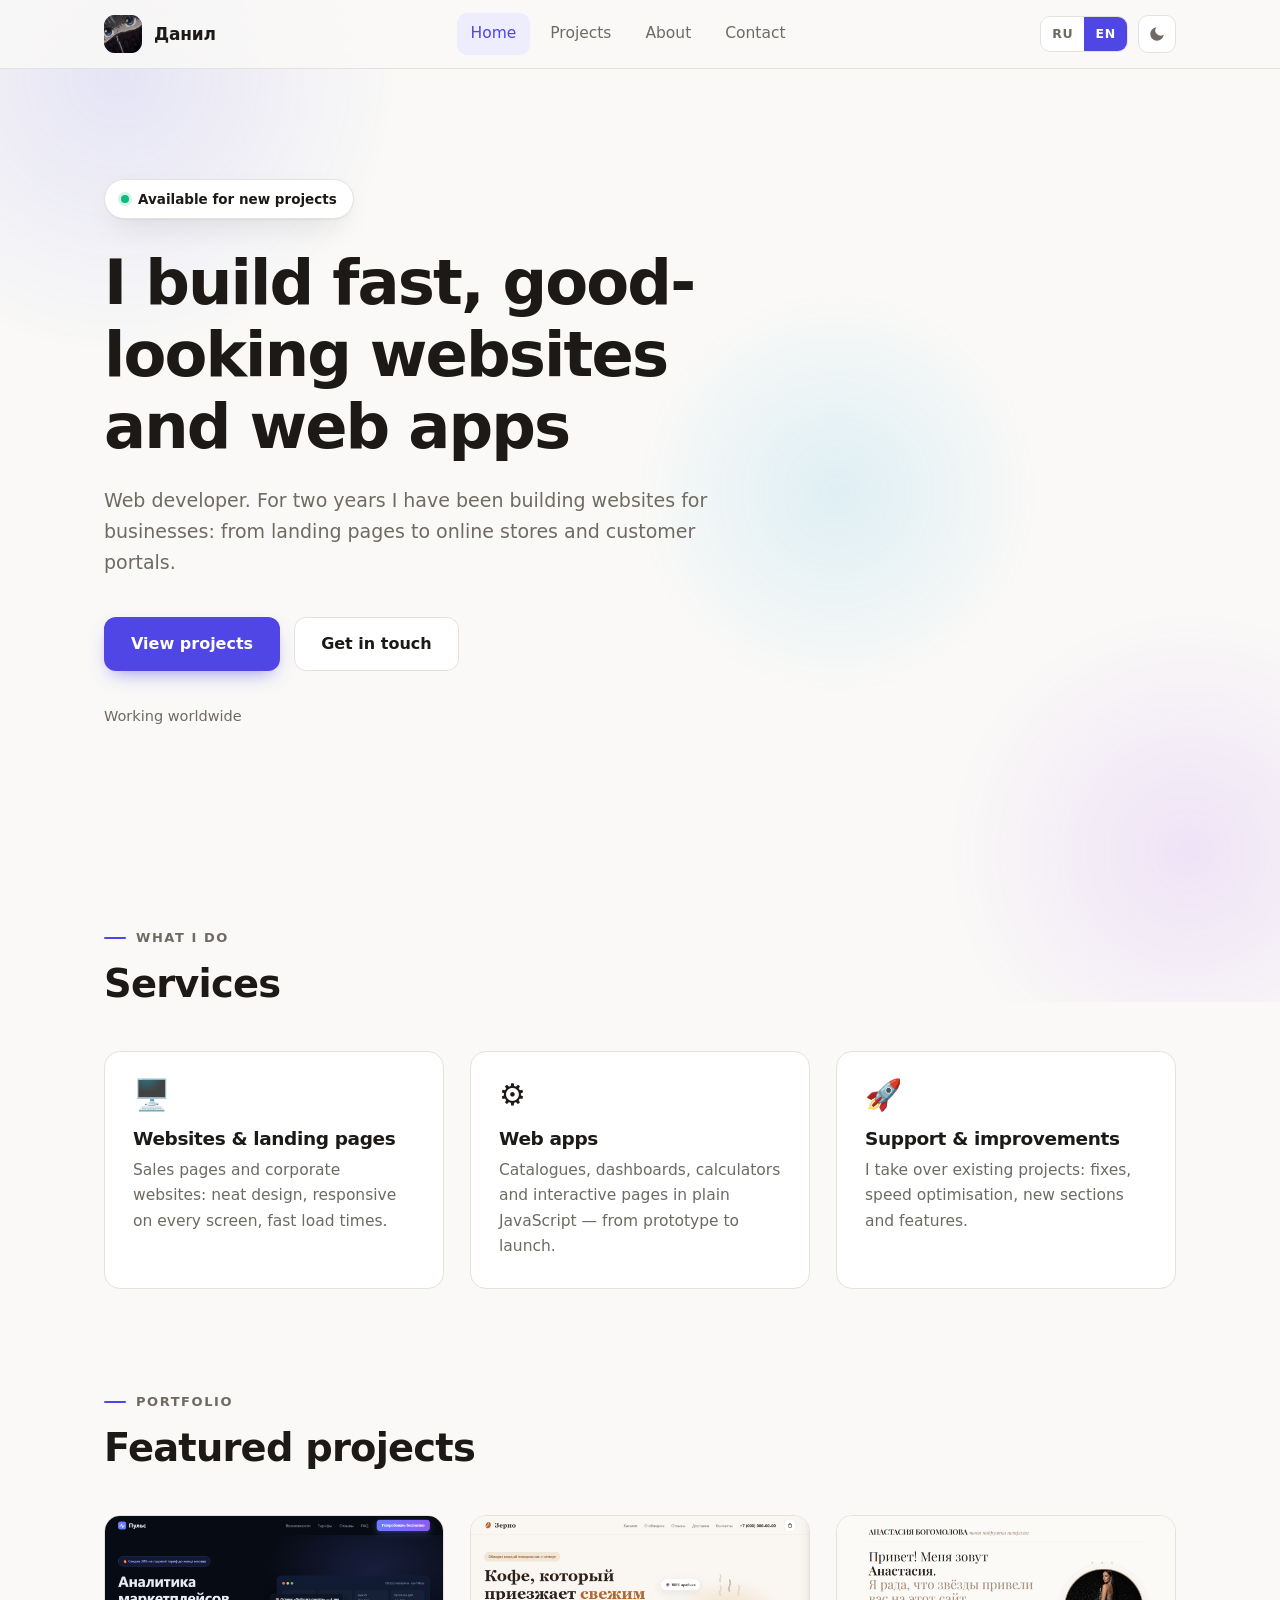
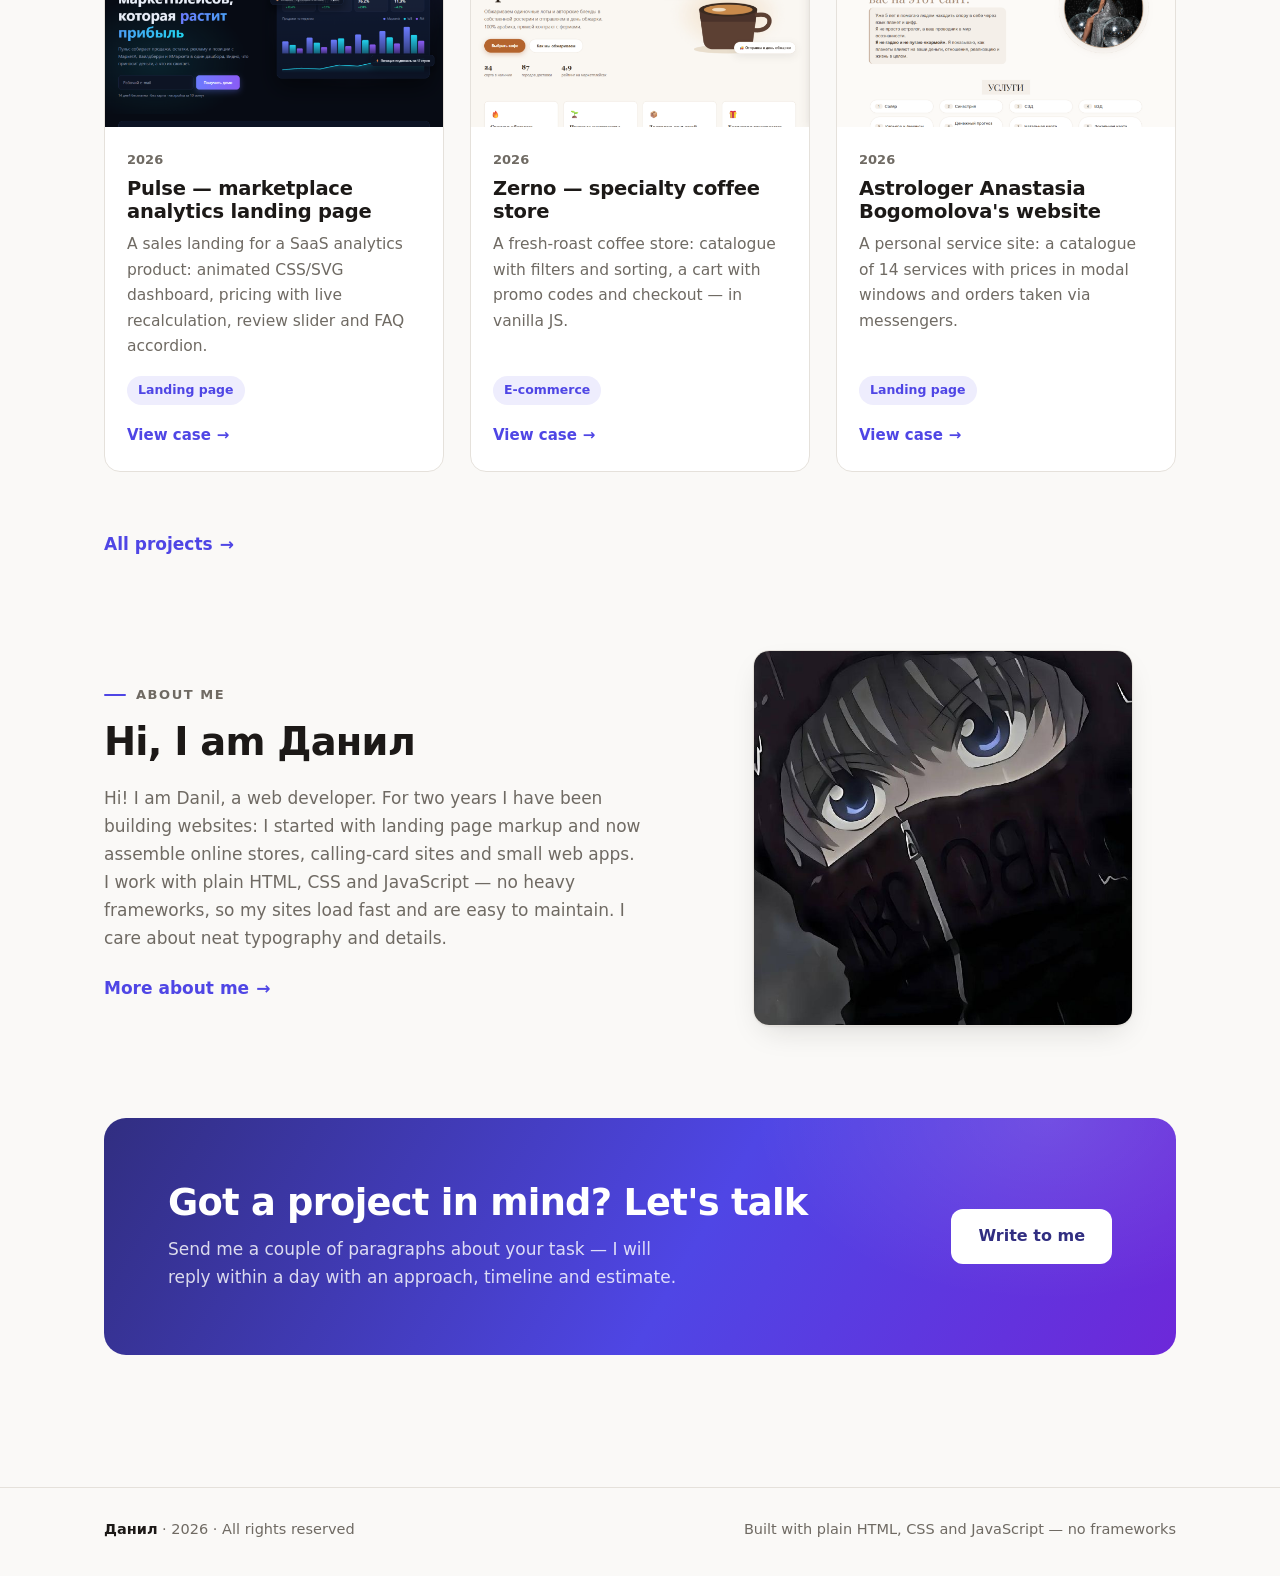
<file: index.html>
<!doctype html>
<html lang="ru" data-root=".">
<head>
  <meta charset="utf-8">
  <meta name="viewport" content="width=device-width, initial-scale=1">
  <title>Данил — веб-разработчик</title>
  <meta name="description" content="Портфолио веб-разработчика: сайты, интернет-магазины и веб-приложения. Проекты, кейсы, контакты.">
  <meta name="theme-color" content="#4f46e5">
  <script>(function(){var t=null;try{t=localStorage.getItem('theme')}catch(e){}if(t!=='dark'&&t!=='light'){t=window.matchMedia&&matchMedia('(prefers-color-scheme: dark)').matches?'dark':'light'}document.documentElement.setAttribute('data-theme',t)})();</script>
  <link rel="icon" type="image/svg+xml" href="assets/img/favicon.svg">
  <link rel="stylesheet" href="assets/css/style.css">
</head>
<body data-page="home">
  <a class="skip" href="#main">К содержанию</a>

  <header class="site-header">
    <div class="container header-inner">
      <a class="logo" href="index.html">
        <span class="logo-mark" aria-hidden="true"><img src="assets/img/logo.jpg" alt="" width="38" height="38"></span>
        <span data-tr="name">Данил</span>
      </a>
      <nav class="nav" id="nav" aria-label="Основная навигация">
        <a href="index.html" class="active" data-i18n="nav_home">Главная</a>
        <a href="projects/index.html" data-i18n="nav_projects">Проекты</a>
        <a href="about.html" data-i18n="nav_about">Обо мне</a>
        <a href="contact.html" data-i18n="nav_contact">Контакты</a>
      </nav>
      <div class="header-actions">
        <div class="lang" role="group" aria-label="Язык сайта">
          <button type="button" data-lang="ru">RU</button>
          <button type="button" data-lang="en">EN</button>
        </div>
        <button type="button" class="theme-toggle" id="theme-toggle" aria-label="Сменить тему">
          <svg class="icon-moon" viewBox="0 0 24 24" aria-hidden="true"><path d="M21 12.8A9 9 0 1 1 11.2 3a7 7 0 0 0 9.8 9.8Z" fill="currentColor"/></svg>
          <svg class="icon-sun" viewBox="0 0 24 24" aria-hidden="true" fill="none" stroke="currentColor" stroke-width="2" stroke-linecap="round"><circle cx="12" cy="12" r="4" fill="currentColor" stroke="none"/><path d="M12 2v2M12 20v2M4.9 4.9l1.4 1.4M17.7 17.7l1.4 1.4M2 12h2M20 12h2M4.9 19.1l1.4-1.4M17.7 6.3l1.4-1.4"/></svg>
        </button>
        <button class="nav-toggle" id="nav-toggle" aria-expanded="false" aria-controls="nav" aria-label="Меню">
          <span></span><span></span>
        </button>
      </div>
    </div>
  </header>

  <main id="main">

    <section class="hero">
      <div class="container">
        <div class="hero-inner">
          <p class="badge"><span class="dot" aria-hidden="true"></span><span data-tr="available">Открыт для заказов</span></p>
          <h1 class="hero-title" data-tr="tagline">Делаю сайты и веб-приложения, которые быстро грузятся и приятно выглядят</h1>
          <p class="hero-sub" data-tr="bio_short">Веб-разработчик. Два года делаю сайты для бизнеса.</p>
          <div class="hero-actions">
            <a class="btn btn-primary" href="projects/index.html" data-i18n="hero_cta_projects">Смотреть проекты</a>
            <a class="btn btn-ghost" href="contact.html" data-i18n="hero_cta_contact">Связаться</a>
          </div>
          <p class="hero-meta" data-tr="location">Работаю по всему миру</p>
        </div>
      </div>
    </section>

    <section class="section">
      <div class="container">
        <div class="section-head">
          <p class="kicker" data-i18n="home_services_kicker">Чем я занимаюсь</p>
          <h2 data-i18n="home_services_title">Что я делаю</h2>
        </div>
        <div class="grid-services" id="services-grid"></div>
      </div>
    </section>

    <section class="section">
      <div class="container">
        <div class="section-head">
          <p class="kicker" data-i18n="home_featured_kicker">Портфолио</p>
          <h2 data-i18n="home_featured_title">Избранные проекты</h2>
        </div>
        <div class="grid-cards" id="featured-grid"></div>
        <p style="margin-top: 36px;">
          <a class="text-link" href="projects/index.html"><span data-i18n="home_featured_all">Все проекты</span> <span aria-hidden="true">→</span></a>
        </p>
      </div>
    </section>

    <section class="section">
      <div class="container about-strip">
        <div>
          <div class="section-head">
            <p class="kicker" data-i18n="home_about_kicker">Обо мне</p>
            <h2 data-i18n="home_about_title">Привет, я {name}</h2>
          </div>
          <div id="home-about-text"></div>
          <a class="text-link" href="about.html"><span data-i18n="home_about_more">Подробнее обо мне</span> <span aria-hidden="true">→</span></a>
        </div>
        <div class="photo-frame" id="photo-box-home">
          <img src="assets/img/logo.jpg" alt="Данил" loading="lazy">
        </div>
      </div>
    </section>

    <section class="section">
      <div class="container">
        <div class="cta-band">
          <div>
            <h2 data-i18n="cta_title">Есть задача? Обсудим её</h2>
            <p data-i18n="cta_text">Расскажите пару абзацев о проекте — отвечу в течение дня.</p>
          </div>
          <a class="btn btn-white" href="contact.html" data-i18n="cta_button">Написать мне</a>
        </div>
      </div>
    </section>

  </main>

  <footer class="site-footer">
    <div class="container">
      <div><span class="footer-name" data-tr="name">Данил</span> · <span id="footer-year">2026</span> · <span data-i18n="footer_rights">Все права защищены</span></div>
      <div data-i18n="footer_note">Сделано на чистом HTML, CSS и JavaScript — без фреймворков</div>
    </div>
  </footer>

  <script src="assets/js/data.js"></script>
  <script src="assets/js/main.js"></script>
</body>
</html>
</file>
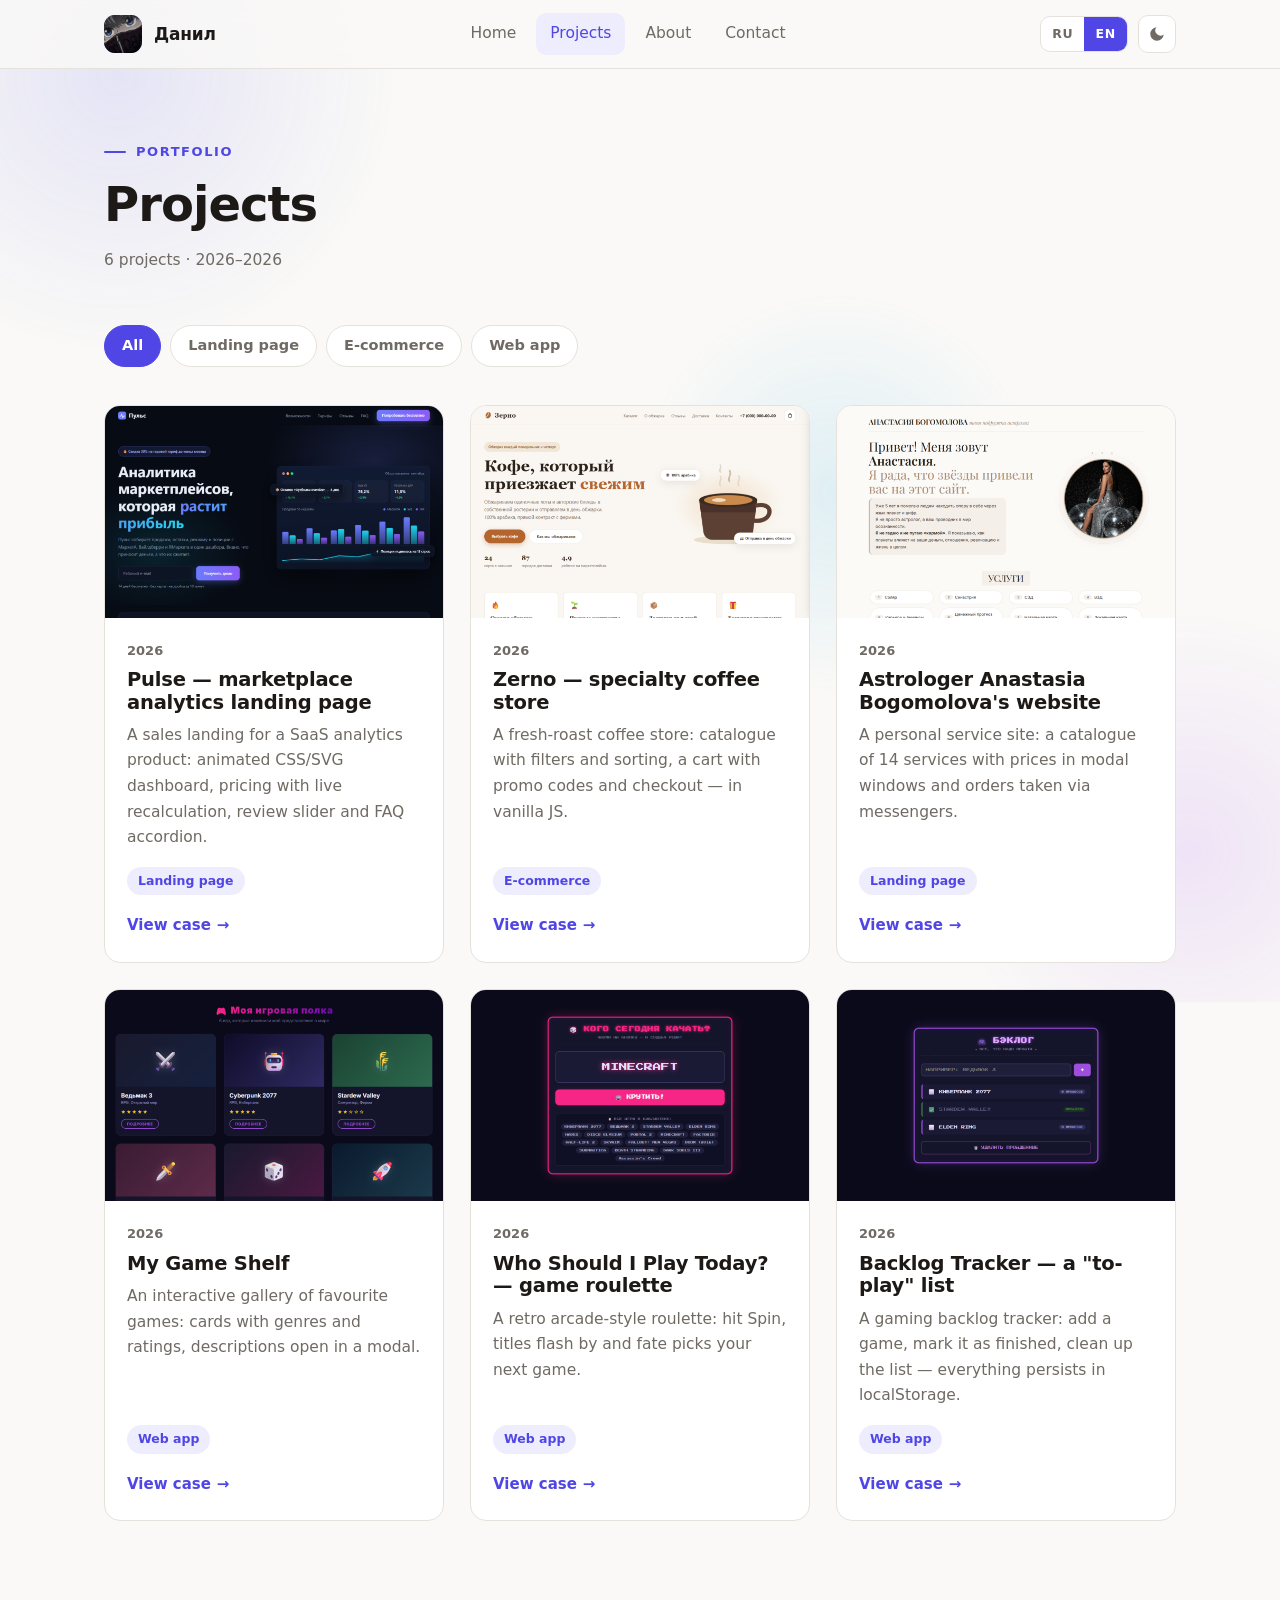
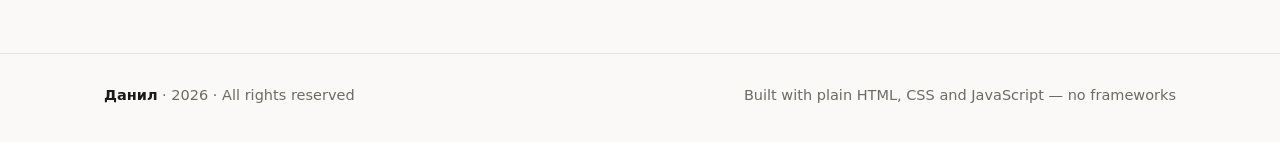
<file: projects/index.html>
<!doctype html>
<html lang="ru" data-root="..">
<head>
  <meta charset="utf-8">
  <meta name="viewport" content="width=device-width, initial-scale=1">
  <title>Проекты — Данил, веб-разработчик</title>
  <meta name="description" content="Все проекты: сайты, интернет-магазины и веб-приложения. Кейсы с задачей, решением и результатом.">
  <meta name="theme-color" content="#4f46e5">
  <script>(function(){var t=null;try{t=localStorage.getItem('theme')}catch(e){}if(t!=='dark'&&t!=='light'){t=window.matchMedia&&matchMedia('(prefers-color-scheme: dark)').matches?'dark':'light'}document.documentElement.setAttribute('data-theme',t)})();</script>
  <link rel="icon" type="image/svg+xml" href="../assets/img/favicon.svg">
  <link rel="stylesheet" href="../assets/css/style.css">
</head>
<body data-page="projects">
  <a class="skip" href="#main">К содержанию</a>

  <header class="site-header">
    <div class="container header-inner">
      <a class="logo" href="../index.html">
        <span class="logo-mark" aria-hidden="true"><img src="../assets/img/logo.jpg" alt="" width="38" height="38"></span>
        <span data-tr="name">Данил</span>
      </a>
      <nav class="nav" id="nav" aria-label="Основная навигация">
        <a href="../index.html" data-i18n="nav_home">Главная</a>
        <a href="index.html" class="active" data-i18n="nav_projects">Проекты</a>
        <a href="../about.html" data-i18n="nav_about">Обо мне</a>
        <a href="../contact.html" data-i18n="nav_contact">Контакты</a>
      </nav>
      <div class="header-actions">
        <div class="lang" role="group" aria-label="Язык сайта">
          <button type="button" data-lang="ru">RU</button>
          <button type="button" data-lang="en">EN</button>
        </div>
        <button type="button" class="theme-toggle" id="theme-toggle" aria-label="Сменить тему">
          <svg class="icon-moon" viewBox="0 0 24 24" aria-hidden="true"><path d="M21 12.8A9 9 0 1 1 11.2 3a7 7 0 0 0 9.8 9.8Z" fill="currentColor"/></svg>
          <svg class="icon-sun" viewBox="0 0 24 24" aria-hidden="true" fill="none" stroke="currentColor" stroke-width="2" stroke-linecap="round"><circle cx="12" cy="12" r="4" fill="currentColor" stroke="none"/><path d="M12 2v2M12 20v2M4.9 4.9l1.4 1.4M17.7 17.7l1.4 1.4M2 12h2M20 12h2M4.9 19.1l1.4-1.4M17.7 6.3l1.4-1.4"/></svg>
        </button>
        <button class="nav-toggle" id="nav-toggle" aria-expanded="false" aria-controls="nav" aria-label="Меню">
          <span></span><span></span>
        </button>
      </div>
    </div>
  </header>

  <main id="main">
    <section class="detail-head">
      <div class="container">
        <p class="kicker" data-i18n="home_featured_kicker">Портфолио</p>
        <h1 class="detail-title" data-i18n="projects_title">Проекты</h1>
        <p class="detail-meta" id="projects-count"></p>
      </div>
    </section>

    <section class="section" style="padding-top: 12px;">
      <div class="container">
        <div class="filters" id="filter-chips"></div>
        <div class="grid-cards" id="projects-grid"></div>
      </div>
    </section>
  </main>

  <footer class="site-footer">
    <div class="container">
      <div><span class="footer-name" data-tr="name">Данил</span> · <span id="footer-year">2026</span> · <span data-i18n="footer_rights">Все права защищены</span></div>
      <div data-i18n="footer_note">Сделано на чистом HTML, CSS и JavaScript — без фреймворков</div>
    </div>
  </footer>

  <script src="../assets/js/data.js"></script>
  <script src="../assets/js/main.js"></script>
</body>
</html>
</file>
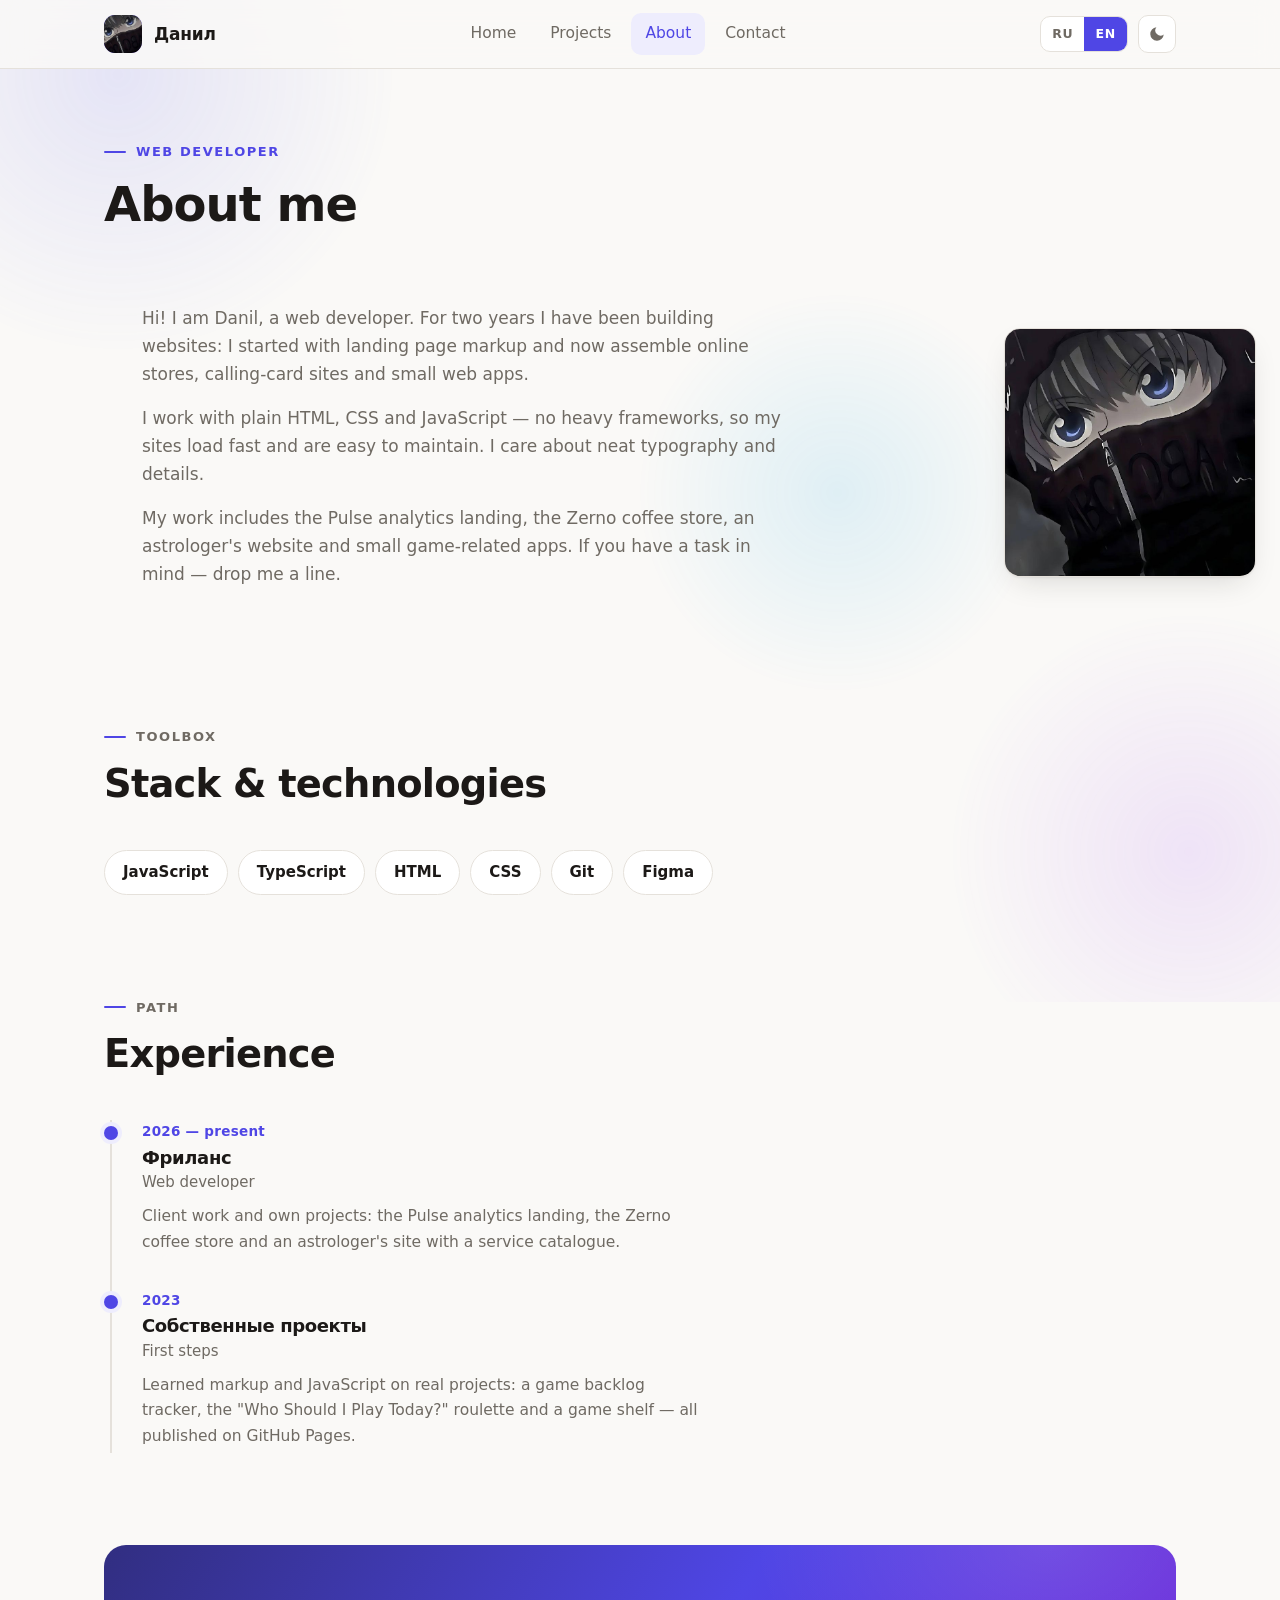
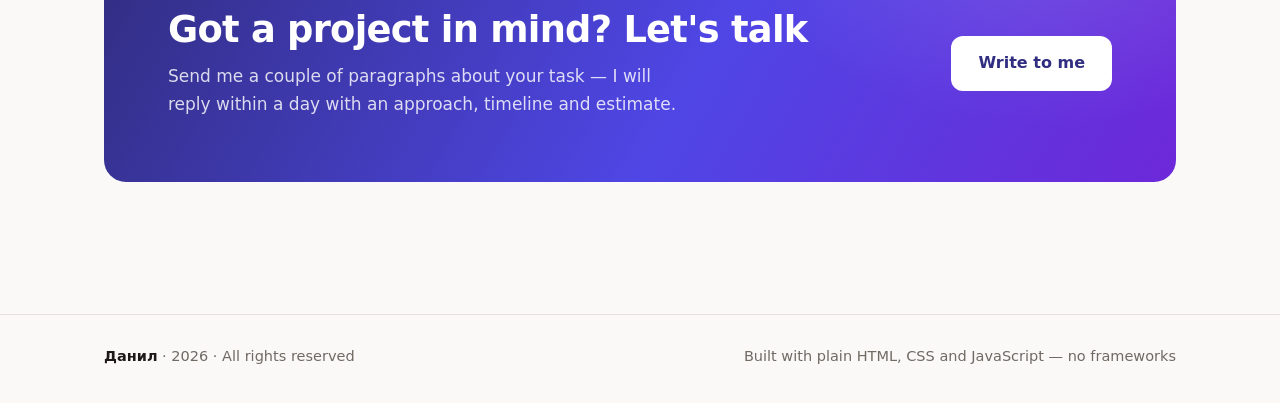
<file: about.html>
<!doctype html>
<html lang="ru" data-root=".">
<head>
  <meta charset="utf-8">
  <meta name="viewport" content="width=device-width, initial-scale=1">
  <title>Обо мне — Данил, веб-разработчик</title>
  <meta name="description" content="Веб-разработчик: опыт, стек технологий и путь в профессии.">
  <meta name="theme-color" content="#4f46e5">
  <script>(function(){var t=null;try{t=localStorage.getItem('theme')}catch(e){}if(t!=='dark'&&t!=='light'){t=window.matchMedia&&matchMedia('(prefers-color-scheme: dark)').matches?'dark':'light'}document.documentElement.setAttribute('data-theme',t)})();</script>
  <link rel="icon" type="image/svg+xml" href="assets/img/favicon.svg">
  <link rel="stylesheet" href="assets/css/style.css">
</head>
<body data-page="about">
  <a class="skip" href="#main">К содержанию</a>

  <header class="site-header">
    <div class="container header-inner">
      <a class="logo" href="index.html">
        <span class="logo-mark" aria-hidden="true"><img src="assets/img/logo.jpg" alt="" width="38" height="38"></span>
        <span data-tr="name">Данил</span>
      </a>
      <nav class="nav" id="nav" aria-label="Основная навигация">
        <a href="index.html" data-i18n="nav_home">Главная</a>
        <a href="projects/index.html" data-i18n="nav_projects">Проекты</a>
        <a href="about.html" class="active" data-i18n="nav_about">Обо мне</a>
        <a href="contact.html" data-i18n="nav_contact">Контакты</a>
      </nav>
      <div class="header-actions">
        <div class="lang" role="group" aria-label="Язык сайта">
          <button type="button" data-lang="ru">RU</button>
          <button type="button" data-lang="en">EN</button>
        </div>
        <button type="button" class="theme-toggle" id="theme-toggle" aria-label="Сменить тему">
          <svg class="icon-moon" viewBox="0 0 24 24" aria-hidden="true"><path d="M21 12.8A9 9 0 1 1 11.2 3a7 7 0 0 0 9.8 9.8Z" fill="currentColor"/></svg>
          <svg class="icon-sun" viewBox="0 0 24 24" aria-hidden="true" fill="none" stroke="currentColor" stroke-width="2" stroke-linecap="round"><circle cx="12" cy="12" r="4" fill="currentColor" stroke="none"/><path d="M12 2v2M12 20v2M4.9 4.9l1.4 1.4M17.7 17.7l1.4 1.4M2 12h2M20 12h2M4.9 19.1l1.4-1.4M17.7 6.3l1.4-1.4"/></svg>
        </button>
        <button class="nav-toggle" id="nav-toggle" aria-expanded="false" aria-controls="nav" aria-label="Меню">
          <span></span><span></span>
        </button>
      </div>
    </div>
  </header>

  <main id="main">
    <section class="detail-head" style="padding-bottom: 0;">
      <div class="container">
        <p class="kicker" data-tr="role">Веб-разработчик</p>
        <h1 class="detail-title" data-i18n="about_title">Обо мне</h1>
      </div>
    </section>

    <section class="about-hero">
      <div class="container bio" id="about-bio"></div>
      <div class="container" style="padding-top: 24px;">
        <div class="photo-frame" id="photo-box">
          <img src="assets/img/logo.jpg" alt="Данил" loading="lazy">
        </div>
        <a class="btn btn-ghost" id="resume-link" href="#" target="_blank" rel="noopener" hidden
           style="margin-top: 18px;" data-i18n="about_resume">Скачать резюме</a>
      </div>
    </section>

    <section class="section">
      <div class="container">
        <div class="section-head">
          <p class="kicker" data-i18n="about_skills_kicker">Инструменты</p>
          <h2 data-i18n="about_skills_title">Стек и технологии</h2>
        </div>
        <div class="skills-list" id="skills-list"></div>
      </div>
    </section>

    <section class="section">
      <div class="container">
        <div class="section-head">
          <p class="kicker" data-i18n="about_exp_kicker">Путь</p>
          <h2 data-i18n="about_exp_title">Опыт работы</h2>
        </div>
        <div class="timeline" id="exp-list"></div>
      </div>
    </section>

    <section class="section">
      <div class="container">
        <div class="cta-band">
          <div>
            <h2 data-i18n="cta_title">Есть задача? Обсудим её</h2>
            <p data-i18n="cta_text">Расскажите пару абзацев о проекте — отвечу в течение дня.</p>
          </div>
          <a class="btn btn-white" href="contact.html" data-i18n="cta_button">Написать мне</a>
        </div>
      </div>
    </section>
  </main>

  <footer class="site-footer">
    <div class="container">
      <div><span class="footer-name" data-tr="name">Данил</span> · <span id="footer-year">2026</span> · <span data-i18n="footer_rights">Все права защищены</span></div>
      <div data-i18n="footer_note">Сделано на чистом HTML, CSS и JavaScript — без фреймворков</div>
    </div>
  </footer>

  <script src="assets/js/data.js"></script>
  <script src="assets/js/main.js"></script>
</body>
</html>
</file>
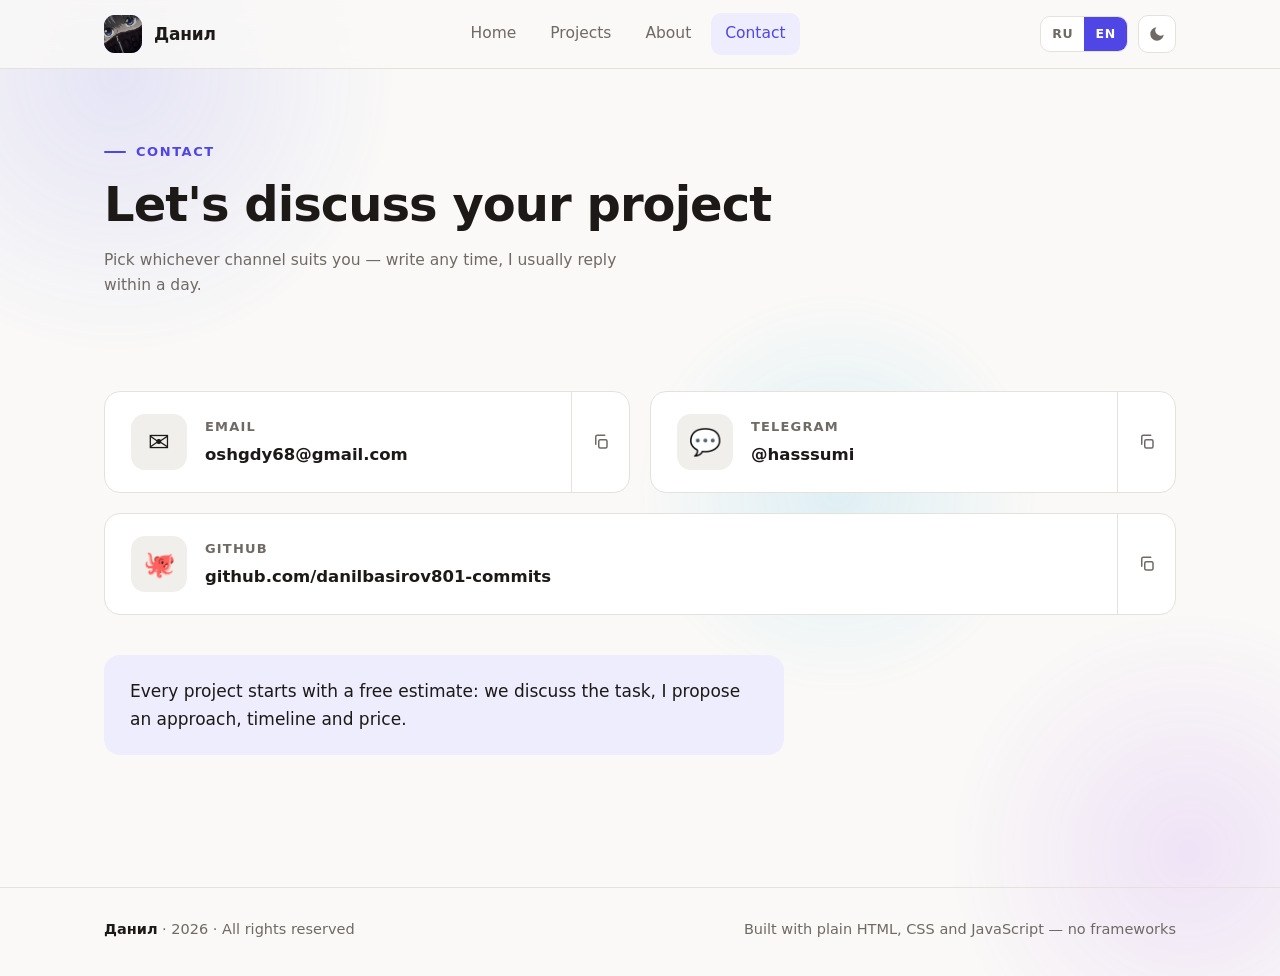
<file: contact.html>
<!doctype html>
<html lang="ru" data-root=".">
<head>
  <meta charset="utf-8">
  <meta name="viewport" content="width=device-width, initial-scale=1">
  <title>Контакты — Данил, веб-разработчик</title>
  <meta name="description" content="Связаться с веб-разработчиком: почта, Telegram, мессенджеры.">
  <meta name="theme-color" content="#4f46e5">
  <script>(function(){var t=null;try{t=localStorage.getItem('theme')}catch(e){}if(t!=='dark'&&t!=='light'){t=window.matchMedia&&matchMedia('(prefers-color-scheme: dark)').matches?'dark':'light'}document.documentElement.setAttribute('data-theme',t)})();</script>
  <link rel="icon" type="image/svg+xml" href="assets/img/favicon.svg">
  <link rel="stylesheet" href="assets/css/style.css">
</head>
<body data-page="contact">
  <a class="skip" href="#main">К содержанию</a>

  <header class="site-header">
    <div class="container header-inner">
      <a class="logo" href="index.html">
        <span class="logo-mark" aria-hidden="true"><img src="assets/img/logo.jpg" alt="" width="38" height="38"></span>
        <span data-tr="name">Данил</span>
      </a>
      <nav class="nav" id="nav" aria-label="Основная навигация">
        <a href="index.html" data-i18n="nav_home">Главная</a>
        <a href="projects/index.html" data-i18n="nav_projects">Проекты</a>
        <a href="about.html" data-i18n="nav_about">Обо мне</a>
        <a href="contact.html" class="active" data-i18n="nav_contact">Контакты</a>
      </nav>
      <div class="header-actions">
        <div class="lang" role="group" aria-label="Язык сайта">
          <button type="button" data-lang="ru">RU</button>
          <button type="button" data-lang="en">EN</button>
        </div>
        <button type="button" class="theme-toggle" id="theme-toggle" aria-label="Сменить тему">
          <svg class="icon-moon" viewBox="0 0 24 24" aria-hidden="true"><path d="M21 12.8A9 9 0 1 1 11.2 3a7 7 0 0 0 9.8 9.8Z" fill="currentColor"/></svg>
          <svg class="icon-sun" viewBox="0 0 24 24" aria-hidden="true" fill="none" stroke="currentColor" stroke-width="2" stroke-linecap="round"><circle cx="12" cy="12" r="4" fill="currentColor" stroke="none"/><path d="M12 2v2M12 20v2M4.9 4.9l1.4 1.4M17.7 17.7l1.4 1.4M2 12h2M20 12h2M4.9 19.1l1.4-1.4M17.7 6.3l1.4-1.4"/></svg>
        </button>
        <button class="nav-toggle" id="nav-toggle" aria-expanded="false" aria-controls="nav" aria-label="Меню">
          <span></span><span></span>
        </button>
      </div>
    </div>
  </header>

  <main id="main">
    <section class="detail-head" style="padding-bottom: 0;">
      <div class="container">
        <p class="kicker" data-i18n="nav_contact">Контакты</p>
        <h1 class="detail-title" data-i18n="contact_title">Давайте обсудим ваш проект</h1>
        <p class="detail-meta" style="max-width: 560px;" data-i18n="contact_subtitle">Выберите удобный способ связи.</p>
      </div>
    </section>

    <section class="section" style="padding-top: 48px;">
      <div class="container">
        <div class="contact-list" id="contact-list"></div>
        <p class="contact-note" data-i18n="contact_note">Перед стартом всегда делаю бесплатную оценку.</p>
      </div>
    </section>
  </main>

  <footer class="site-footer">
    <div class="container">
      <div><span class="footer-name" data-tr="name">Данил</span> · <span id="footer-year">2026</span> · <span data-i18n="footer_rights">Все права защищены</span></div>
      <div data-i18n="footer_note">Сделано на чистом HTML, CSS и JavaScript — без фреймворков</div>
    </div>
  </footer>

  <script src="assets/js/data.js"></script>
  <script src="assets/js/main.js"></script>
</body>
</html>
</file>
<file: assets/css/style.css>
:root {
  --bg: #faf9f7;
  --surface: #ffffff;
  --surface-2: #f1efec;
  --text: #1c1917;
  --muted: #6f6a63;
  --line: #e5e1db;
  --accent: #4f46e5;
  --accent-strong: #4338ca;
  --accent-soft: #eeedfd;
  --amber: #d97706;
  --shadow: 0 1px 2px rgba(28, 25, 23, .05), 0 12px 32px -12px rgba(28, 25, 23, .18);
  --radius: 16px;
  --header-h: 68px;
  --blob1: 99, 102, 241;
  --blob2: 168, 85, 247;
  --blob3: 14, 165, 233;
  --blob-op: .16;
}

/* Тёмная тема: системная (пока пользователь не выбрал вручную) */
@media (prefers-color-scheme: dark) {
  :root:not([data-theme="light"]) {
    --bg: #0e0d0f;
    --surface: #17161a;
    --surface-2: #201f24;
    --text: #eceae7;
    --muted: #9b968e;
    --line: #2a292e;
    --accent: #818cf8;
    --accent-strong: #a5b0fc;
    --accent-soft: #23233b;
    --amber: #fbbf24;
    --shadow: 0 1px 2px rgba(0, 0, 0, .4), 0 12px 32px -12px rgba(0, 0, 0, .6);
    --blob-op: .26;
  }
}

/* Тёмная тема: выбранная вручную кнопкой в шапке */
:root[data-theme="dark"] {
  --bg: #0e0d0f;
  --surface: #17161a;
  --surface-2: #201f24;
  --text: #eceae7;
  --muted: #9b968e;
  --line: #2a292e;
  --accent: #818cf8;
  --accent-strong: #a5b0fc;
  --accent-soft: #23233b;
  --amber: #fbbf24;
  --shadow: 0 1px 2px rgba(0, 0, 0, .4), 0 12px 32px -12px rgba(0, 0, 0, .6);
  --blob-op: .26;
}

/* --- База ------------------------------------------------------------------ */

* { margin: 0; padding: 0; box-sizing: border-box; }

[hidden] { display: none !important; }

html { scroll-behavior: smooth; }

body {
  font-family: ui-sans-serif, system-ui, -apple-system, "Segoe UI", Roboto, "Helvetica Neue", Arial, sans-serif;
  background: var(--bg);
  color: var(--text);
  line-height: 1.65;
  font-size: 17px;
  -webkit-font-smoothing: antialiased;
  text-rendering: optimizeLegibility;
}

img { display: block; max-width: 100%; }

a { color: inherit; }

::selection { background: var(--accent); color: #fff; }

:focus-visible {
  outline: 2px solid var(--accent);
  outline-offset: 3px;
  border-radius: 4px;
}

.container {
  max-width: 1120px;
  margin: 0 auto;
  padding: 0 24px;
}

.skip {
  position: absolute;
  left: -999px;
  top: 8px;
  background: var(--accent);
  color: #fff;
  padding: 10px 16px;
  border-radius: 8px;
  z-index: 100;
}
.skip:focus { left: 8px; }

/* --- Типографика ------------------------------------------------------------ */

h1, h2, h3 { line-height: 1.15; letter-spacing: -0.02em; font-weight: 700; }

.kicker {
  display: inline-flex;
  align-items: center;
  gap: 10px;
  font-size: 13px;
  font-weight: 700;
  text-transform: uppercase;
  letter-spacing: 0.12em;
  color: var(--accent);
  margin-bottom: 14px;
}
.kicker::before {
  content: "";
  width: 22px;
  height: 2px;
  background: var(--accent);
  border-radius: 2px;
}

.section { padding: 92px 0; }
.section + .section { padding-top: 0; }

.section-head { max-width: 640px; margin-bottom: 44px; }
.section-head h2 { font-size: clamp(1.7rem, 3.4vw, 2.4rem); }
.section-head p { color: var(--muted); margin-top: 10px; }

/* --- Шапка ------------------------------------------------------------------ */

.site-header {
  position: sticky;
  top: 0;
  z-index: 50;
  background: color-mix(in srgb, var(--bg) 82%, transparent);
  -webkit-backdrop-filter: blur(12px);
  backdrop-filter: blur(12px);
  border-bottom: 1px solid var(--line);
}

.header-inner {
  height: var(--header-h);
  display: flex;
  align-items: center;
  justify-content: space-between;
  gap: 24px;
}

.logo {
  display: flex;
  align-items: center;
  gap: 12px;
  text-decoration: none;
  font-weight: 700;
  letter-spacing: -0.01em;
  white-space: nowrap;
}

.logo-mark {
  width: 38px;
  height: 38px;
  border-radius: 11px;
  background: linear-gradient(135deg, var(--accent), #7c6cf0 60%, #9a6cf0);
  color: #fff;
  display: grid;
  place-items: center;
  font-size: 14px;
  font-weight: 800;
  letter-spacing: 0.02em;
  flex: none;
  overflow: hidden;
}
.logo-mark img {
  width: 100%;
  height: 100%;
  border-radius: inherit;
  object-fit: cover;
  display: block;
  transform: scale(1.6);
  transform-origin: 50% 30%;
}

.nav { display: flex; gap: 6px; }

.nav a {
  text-decoration: none;
  color: var(--muted);
  font-weight: 500;
  font-size: 15.5px;
  padding: 8px 14px;
  border-radius: 10px;
  transition: color .15s, background .15s;
}

.nav a:hover { color: var(--text); background: var(--surface-2); }
.nav a.active { color: var(--accent); background: var(--accent-soft); }

.header-actions { display: flex; align-items: center; gap: 10px; }

.lang {
  display: flex;
  border: 1px solid var(--line);
  border-radius: 10px;
  overflow: hidden;
  background: var(--surface);
}
.lang button {
  border: 0;
  background: none;
  font: inherit;
  font-size: 12.5px;
  font-weight: 700;
  letter-spacing: .06em;
  color: var(--muted);
  padding: 7px 11px;
  cursor: pointer;
  transition: background .15s, color .15s;
}
.lang button.active { background: var(--accent); color: #fff; }
.lang button:not(.active):hover { color: var(--text); }

.nav-toggle {
  display: none;
  width: 42px;
  height: 42px;
  border: 1px solid var(--line);
  border-radius: 10px;
  background: var(--surface);
  cursor: pointer;
  position: relative;
}
.nav-toggle span {
  position: absolute;
  left: 11px;
  right: 11px;
  height: 2px;
  background: var(--text);
  border-radius: 2px;
  transition: transform .2s, top .2s, opacity .2s;
}
.nav-toggle span:nth-child(1) { top: 15px; }
.nav-toggle span:nth-child(2) { top: 24px; }
.nav-open .nav-toggle span:nth-child(1) { top: 19px; transform: rotate(45deg); }
.nav-open .nav-toggle span:nth-child(2) { top: 19px; transform: rotate(-45deg); }

/* --- Герой ------------------------------------------------------------------ */

.hero {
  padding: 110px 0 96px;
}

.hero-inner { max-width: 780px; }

.badge {
  display: inline-flex;
  align-items: center;
  gap: 9px;
  font-size: 13.5px;
  font-weight: 600;
  color: var(--text);
  background: var(--surface);
  border: 1px solid var(--line);
  border-radius: 999px;
  padding: 8px 16px;
  margin-bottom: 28px;
  box-shadow: var(--shadow);
}

.badge .dot {
  width: 8px;
  height: 8px;
  border-radius: 50%;
  background: #10b981;
  box-shadow: 0 0 0 3px rgba(16, 185, 129, .18);
}

.hero-title {
  font-size: clamp(2.3rem, 5.4vw, 3.9rem);
  font-weight: 800;
  letter-spacing: -0.03em;
  text-wrap: balance;
}

.hero-sub {
  margin-top: 22px;
  font-size: 19px;
  color: var(--muted);
  max-width: 620px;
}

.hero-actions {
  display: flex;
  flex-wrap: wrap;
  gap: 14px;
  margin-top: 38px;
}

.hero-meta {
  margin-top: 34px;
  font-size: 14.5px;
  color: var(--muted);
}

/* --- Кнопки ------------------------------------------------------------------ */

.btn {
  display: inline-flex;
  align-items: center;
  gap: 9px;
  text-decoration: none;
  font: inherit;
  font-weight: 600;
  font-size: 16px;
  padding: 13px 26px;
  border-radius: 12px;
  border: 1px solid transparent;
  cursor: pointer;
  transition: background .15s, border-color .15s, transform .15s, box-shadow .15s;
}

.btn-primary {
  background: var(--accent);
  color: #fff;
  box-shadow: 0 8px 20px -8px color-mix(in srgb, var(--accent) 65%, transparent);
}
.btn-primary:hover { background: var(--accent-strong); transform: translateY(-1px); }

.btn-ghost {
  background: var(--surface);
  border-color: var(--line);
  color: var(--text);
}
.btn-ghost:hover { border-color: var(--muted); transform: translateY(-1px); }

/* --- Карточки проектов -------------------------------------------------------- */

.grid-cards {
  display: grid;
  grid-template-columns: repeat(3, 1fr);
  gap: 26px;
}

.card {
  background: var(--surface);
  border: 1px solid var(--line);
  border-radius: var(--radius);
  overflow: hidden;
  display: flex;
  flex-direction: column;
  text-decoration: none;
  transition: transform .2s, box-shadow .2s, border-color .2s;
}

.card:hover {
  transform: translateY(-4px);
  box-shadow: var(--shadow);
  border-color: color-mix(in srgb, var(--accent) 35%, var(--line));
}

.card-cover {
  aspect-ratio: 16 / 10;
  overflow: hidden;
  background: var(--surface-2);
}
.card-cover img {
  width: 100%;
  height: 100%;
  object-fit: cover;
  transition: transform .35s ease;
}
.card:hover .card-cover img { transform: scale(1.04); }

.card-body { padding: 22px 22px 24px; display: flex; flex-direction: column; flex: 1; }

.card-year {
  font-size: 13px;
  font-weight: 600;
  color: var(--muted);
  margin-bottom: 8px;
}

.card-title { font-size: 19.5px; font-weight: 700; letter-spacing: -0.01em; }

.card-summary { margin-top: 9px; color: var(--muted); font-size: 15.5px; flex: 1; }

.card-tags { display: flex; flex-wrap: wrap; gap: 7px; margin-top: 16px; }

.tag {
  font-size: 12.5px;
  font-weight: 600;
  color: var(--accent);
  background: var(--accent-soft);
  border-radius: 999px;
  padding: 4px 11px;
  white-space: nowrap;
}

.card-view {
  margin-top: 18px;
  font-size: 15px;
  font-weight: 600;
  color: var(--accent);
  display: inline-flex;
  align-items: center;
  gap: 6px;
}
.card:hover .card-view { gap: 10px; }
.card-view { transition: gap .2s; }

/* --- Услуги ------------------------------------------------------------------- */

.grid-services {
  display: grid;
  grid-template-columns: repeat(3, 1fr);
  gap: 26px;
}

.service {
  background: var(--surface);
  border: 1px solid var(--line);
  border-radius: var(--radius);
  padding: 28px;
}

.service-icon {
  font-size: 30px;
  line-height: 1;
  margin-bottom: 18px;
}

.service h3 { font-size: 18.5px; margin-bottom: 9px; }
.service p { color: var(--muted); font-size: 15.5px; }

/* --- Полоса «Обо мне» на главной ------------------------------------------------ */

.about-strip {
  display: grid;
  grid-template-columns: 1.2fr 1fr;
  gap: 48px;
  align-items: center;
}

.about-strip .section-head { margin-bottom: 20px; }

.about-strip p { color: var(--muted); }

.text-link {
  display: inline-flex;
  align-items: center;
  gap: 7px;
  margin-top: 22px;
  color: var(--accent);
  font-weight: 600;
  text-decoration: none;
}
.text-link:hover { text-decoration: underline; }

.photo-frame {
  border-radius: var(--radius);
  overflow: hidden;
  border: 1px solid var(--line);
  background: var(--surface-2);
  box-shadow: var(--shadow);
  justify-self: center;
  width: min(100%, 380px);
}
.photo-frame img { display: block; width: 100%; height: auto; }

/* --- CTA-полоса ------------------------------------------------------------------ */

.cta-band {
  background:
    radial-gradient(420px 260px at 88% 0%, rgba(255, 255, 255, .12), transparent 70%),
    linear-gradient(120deg, #312e81, #4f46e5 55%, #6d28d9);
  color: #fff;
  border-radius: 22px;
  padding: clamp(38px, 6vw, 64px);
  display: flex;
  align-items: center;
  justify-content: space-between;
  gap: 32px;
  flex-wrap: wrap;
}

.cta-band h2 { font-size: clamp(1.6rem, 3.4vw, 2.3rem); letter-spacing: -0.02em; }
.cta-band p { margin-top: 10px; max-width: 520px; color: rgba(255, 255, 255, .82); }

.cta-band .btn-white {
  background: #fff;
  color: #312e81;
  flex: none;
}
.cta-band .btn-white:hover { transform: translateY(-1px); }

/* --- Страница «Проекты»: фильтры -------------------------------------------------- */

.filters { display: flex; flex-wrap: wrap; gap: 9px; margin-bottom: 38px; }

.chip {
  font: inherit;
  font-size: 14.5px;
  font-weight: 600;
  color: var(--muted);
  background: var(--surface);
  border: 1px solid var(--line);
  border-radius: 999px;
  padding: 8px 17px;
  cursor: pointer;
  transition: all .15s;
}
.chip:hover { color: var(--text); border-color: var(--muted); }
.chip.active {
  background: var(--accent);
  border-color: var(--accent);
  color: #fff;
}

/* --- Страница кейса ---------------------------------------------------------------- */

.detail-head { padding: 64px 0 40px; }

.back-link {
  display: inline-block;
  color: var(--muted);
  text-decoration: none;
  font-weight: 500;
  margin-bottom: 30px;
}
.back-link:hover { color: var(--accent); }

.detail-title { font-size: clamp(1.9rem, 4.6vw, 3rem); max-width: 820px; }

.detail-meta {
  margin-top: 16px;
  color: var(--muted);
  font-size: 15.5px;
  display: flex;
  flex-wrap: wrap;
  gap: 8px 14px;
  align-items: center;
}

.detail-cover {
  border-radius: var(--radius);
  overflow: hidden;
  border: 1px solid var(--line);
  background: var(--surface-2);
}
.detail-cover img { width: 100%; aspect-ratio: 16 / 8; object-fit: cover; }

.detail-body {
  display: grid;
  grid-template-columns: minmax(0, 1fr) 320px;
  gap: 48px;
  padding: 52px 0 20px;
  align-items: start;
}

.detail-text h2 { font-size: 22px; margin-bottom: 18px; }
.detail-text p { color: var(--muted); margin-bottom: 16px; max-width: 640px; }

.detail-gallery {
  display: grid;
  grid-template-columns: 1fr 1fr;
  gap: 18px;
  margin-top: 34px;
}
.detail-gallery:empty { display: none; }
.detail-gallery img {
  border-radius: 12px;
  border: 1px solid var(--line);
  width: 100%;
}

.info-card {
  background: var(--surface);
  border: 1px solid var(--line);
  border-radius: var(--radius);
  padding: 26px;
  position: sticky;
  top: calc(var(--header-h) + 20px);
}

.info-card dl { display: grid; grid-template-columns: auto 1fr; gap: 12px 18px; }
.info-card dt {
  font-size: 13px;
  font-weight: 700;
  text-transform: uppercase;
  letter-spacing: .08em;
  color: var(--muted);
  padding-top: 2px;
}
.info-card dd { font-weight: 500; font-size: 15.5px; }
.info-card .tag { font-size: 12px; margin: 0 4px 6px 0; display: inline-block; }
.info-card .tag:last-child { margin-right: 0; }

.detail-links { margin-top: 22px; padding-top: 22px; border-top: 1px solid var(--line); display: grid; gap: 10px; }
.detail-links .btn { justify-content: center; font-size: 15px; padding: 11px 18px; }

.detail-next { padding: 40px 0 84px; }
.detail-next a {
  display: flex;
  align-items: center;
  justify-content: space-between;
  gap: 20px;
  text-decoration: none;
  background: var(--surface);
  border: 1px solid var(--line);
  border-radius: var(--radius);
  padding: 24px 28px;
  transition: border-color .15s, transform .15s, box-shadow .15s;
}
.detail-next a:hover { border-color: var(--accent); transform: translateY(-2px); box-shadow: var(--shadow); }
.detail-next .label { font-size: 13.5px; font-weight: 600; text-transform: uppercase; letter-spacing: .1em; color: var(--muted); }
.detail-next .name { font-size: 20px; font-weight: 700; margin-top: 4px; letter-spacing: -0.01em; }
.detail-next .arrow { font-size: 24px; color: var(--accent); }

.notfound { padding: 90px 0 110px; text-align: center; }
.notfound h1 { font-size: clamp(1.8rem, 4vw, 2.6rem); margin-bottom: 14px; }
.notfound p { color: var(--muted); max-width: 480px; margin: 0 auto 28px; }

/* --- Страница «Обо мне» -------------------------------------------------------------- */

.about-hero {
  display: grid;
  grid-template-columns: 1fr 300px;
  gap: 56px;
  align-items: start;
  padding: 72px 0 20px;
}
.about-hero:has(.photo-frame:empty) { grid-template-columns: 1fr; }

.about-hero h1 { font-size: clamp(2rem, 4.6vw, 3rem); margin-bottom: 24px; }
.about-hero .bio p { color: var(--muted); margin-bottom: 16px; max-width: 640px; }

.skills-list { display: flex; flex-wrap: wrap; gap: 10px; }

.skill {
  background: var(--surface);
  border: 1px solid var(--line);
  border-radius: 999px;
  padding: 9px 18px;
  font-size: 15px;
  font-weight: 600;
}

.timeline { border-left: 2px solid var(--line); margin-left: 6px; }

.timeline-item { position: relative; padding: 0 0 34px 30px; }
.timeline-item:last-child { padding-bottom: 4px; }

.timeline-item::before {
  content: "";
  position: absolute;
  left: -8px;
  top: 6px;
  width: 14px;
  height: 14px;
  border-radius: 50%;
  background: var(--accent);
  box-shadow: 0 0 0 4px var(--accent-soft);
}

.timeline-period { font-size: 13.5px; font-weight: 700; color: var(--accent); letter-spacing: .02em; }
.timeline-item h3 { font-size: 18px; margin-top: 5px; }
.timeline-role { color: var(--muted); font-size: 15px; margin-top: 2px; }
.timeline-item p { color: var(--muted); font-size: 15.5px; margin-top: 9px; max-width: 560px; }

/* --- Страница «Контакты» --------------------------------------------------------------- */

.contact-list {
  display: grid;
  grid-template-columns: 1fr 1fr;
  gap: 20px;
  margin-top: 44px;
}

/* Нечётное число контактов: последняя карточка занимает всю ширину ряда */
.contact-list .contact-row:last-child:nth-child(odd) { grid-column: 1 / -1; }

.contact-card {
  display: flex;
  align-items: center;
  gap: 18px;
  text-decoration: none;
  color: inherit;
  min-width: 0;
  padding: 22px 26px;
}

.contact-icon {
  font-size: 26px;
  width: 56px;
  height: 56px;
  flex: none;
  display: grid;
  place-items: center;
  background: var(--surface-2);
  border-radius: 14px;
}

.contact-label { font-size: 13px; font-weight: 700; text-transform: uppercase; letter-spacing: .09em; color: var(--muted); }
.contact-value { font-weight: 600; font-size: 16.5px; margin-top: 3px; overflow-wrap: anywhere; }

.contact-note {
  margin-top: 40px;
  padding: 22px 26px;
  background: var(--accent-soft);
  border-radius: var(--radius);
  color: var(--text);
  max-width: 680px;
}

/* --- Подвал ------------------------------------------------------------------------------ */

.site-footer {
  border-top: 1px solid var(--line);
  margin-top: 40px;
}
.site-footer .container {
  padding-top: 30px;
  padding-bottom: 34px;
  display: flex;
  flex-wrap: wrap;
  gap: 10px 28px;
  align-items: center;
  justify-content: space-between;
  color: var(--muted);
  font-size: 14.5px;
}
.site-footer .footer-name { font-weight: 600; color: var(--text); }

/* --- Появление при прокрутке --------------------------------------------------------------- */

@media (prefers-reduced-motion: no-preference) {
  .reveal {
    opacity: 0;
    transform: translateY(18px);
    transition: opacity .6s ease, transform .6s ease;
  }
  .reveal.is-visible { opacity: 1; transform: none; }
}

/* --- Адаптив ---------------------------------------------------------------------------------- */

@media (max-width: 960px) {
  .grid-cards { grid-template-columns: repeat(2, 1fr); }
  .about-strip { grid-template-columns: 1fr; gap: 34px; }
  .detail-body { grid-template-columns: 1fr; gap: 36px; }
  .info-card { position: static; }
  .about-hero { grid-template-columns: 1fr; gap: 36px; }
  .photo-frame { width: min(100%, 320px); }
}

@media (max-width: 720px) {
  body { font-size: 16px; }
  .section { padding: 64px 0; }
  .hero { padding: 72px 0 64px; }

  .nav {
    position: absolute;
    top: var(--header-h);
    left: 0;
    right: 0;
    flex-direction: column;
    gap: 4px;
    padding: 14px 24px 20px;
    background: var(--bg);
    border-bottom: 1px solid var(--line);
    display: none;
  }
  .nav-open .nav { display: flex; }
  .nav a { padding: 12px 14px; font-size: 17px; }

  .nav-toggle { display: block; }

  .grid-cards, .grid-services, .contact-list, .detail-gallery { grid-template-columns: 1fr; }
  .cta-band { flex-direction: column; align-items: flex-start; }
}

@media (prefers-reduced-motion: reduce) {
  html { scroll-behavior: auto; }
  *, *::before, *::after { transition: none !important; animation: none !important; }
}

/* --- Переключатель темы -------------------------------------------------- */

.theme-toggle {
  width: 38px;
  height: 38px;
  border: 1px solid var(--line);
  border-radius: 10px;
  background: var(--surface);
  color: var(--muted);
  cursor: pointer;
  display: grid;
  place-items: center;
  transition: color .15s, border-color .15s;
  flex: none;
}
.theme-toggle:hover { color: var(--text); border-color: var(--muted); }
.theme-toggle svg { width: 18px; height: 18px; }
.theme-toggle .icon-sun { display: none; }
[data-theme="dark"] .theme-toggle .icon-sun { display: block; }
[data-theme="dark"] .theme-toggle .icon-moon { display: none; }

/* На узких экранах в шапке остаётся монограмма вместо имени */
@media (max-width: 420px) {
  .logo > span:not(.logo-mark) { display: none; }
  .header-inner { gap: 12px; }
}

/* --- Кнопка «наверх» ------------------------------------------------------ */

.to-top {
  position: fixed;
  right: 22px;
  bottom: 22px;
  width: 46px;
  height: 46px;
  border: 0;
  border-radius: 50%;
  background: var(--accent);
  color: #fff;
  cursor: pointer;
  display: grid;
  place-items: center;
  box-shadow: 0 10px 24px -8px color-mix(in srgb, var(--accent) 70%, transparent);
  opacity: 0;
  transform: translateY(14px);
  pointer-events: none;
  transition: opacity .25s, transform .25s, background .15s;
  z-index: 60;
}
.to-top.visible { opacity: 1; transform: none; pointer-events: auto; }
.to-top:hover { background: var(--accent-strong); }
.to-top svg { width: 20px; height: 20px; }

/* --- Копирование контактов ------------------------------------------------ */

/* Карточка контакта — единый контейнер: ссылка + кнопка копирования за разделителем */

.contact-row {
  display: flex;
  align-items: stretch;
  background: var(--surface);
  border: 1px solid var(--line);
  border-radius: var(--radius);
  overflow: hidden;
  transition: border-color .15s, transform .15s, box-shadow .15s;
}
.contact-row:hover { border-color: var(--accent); transform: translateY(-2px); box-shadow: var(--shadow); }
.contact-row .contact-card { flex: 1; }

.copy-btn {
  flex: none;
  width: 58px;
  border: none;
  border-left: 1px solid var(--line);
  border-radius: 0;
  background: transparent;
  color: var(--muted);
  cursor: pointer;
  display: grid;
  place-items: center;
  transition: color .15s, background .15s;
}
.copy-btn:hover { color: var(--accent); background: var(--surface-2); }
.copy-btn.copied { color: #10b981; background: var(--surface-2); }

/* --- Просмотр картинок кейса на весь экран --------------------------------- */

.detail-gallery img { cursor: zoom-in; }

.lightbox {
  position: fixed;
  inset: 0;
  z-index: 90;
  background: rgba(10, 10, 12, .88);
  -webkit-backdrop-filter: blur(6px);
  backdrop-filter: blur(6px);
  display: grid;
  place-items: center;
  padding: 4vmin;
  cursor: zoom-out;
  opacity: 0;
  pointer-events: none;
  transition: opacity .2s;
}
.lightbox.open { opacity: 1; pointer-events: auto; }
.lightbox img {
  max-width: 100%;
  max-height: 100%;
  border-radius: 12px;
  box-shadow: 0 24px 80px rgba(0, 0, 0, .5);
}

/* --- Живой фон: дрейфующие пятна + параллакс за курсором ------------------- */
/* Контейнер создаётся скриптом (assets/js/main.js), чтобы страницы
   оставались работоспособными и без JS. Цвета — в переменных темы. */

.bg-decor {
  position: fixed;
  inset: -70px;
  z-index: -1;
  overflow: hidden;
  pointer-events: none;
  will-change: transform;
  transform: scale(1.06);
}

.bg-blob {
  position: absolute;
  border-radius: 50%;
  opacity: var(--blob-op);
  will-change: transform;
}

.bg-blob-1 {
  width: 58vmax;
  height: 58vmax;
  top: -16vmax;
  left: -12vmax;
  background: radial-gradient(closest-side, rgba(var(--blob1), .85), rgba(var(--blob1), 0) 72%);
  animation: blob-a 26s ease-in-out infinite alternate;
}

.bg-blob-2 {
  width: 50vmax;
  height: 50vmax;
  bottom: -14vmax;
  right: -10vmax;
  background: radial-gradient(closest-side, rgba(var(--blob2), .8), rgba(var(--blob2), 0) 72%);
  animation: blob-b 34s ease-in-out infinite alternate;
}

.bg-blob-3 {
  width: 42vmax;
  height: 42vmax;
  top: 28%;
  right: 18%;
  background: radial-gradient(closest-side, rgba(var(--blob3), .7), rgba(var(--blob3), 0) 72%);
  animation: blob-c 21s ease-in-out infinite alternate;
}

@keyframes blob-a {
  to { transform: translate(9vmax, 7vmax) scale(1.15); }
}

@keyframes blob-b {
  to { transform: translate(-8vmax, -9vmax) scale(1.22); }
}

@keyframes blob-c {
  to { transform: translate(6vmax, -7vmax) scale(.86); }
}

/* Пульсация индикатора «открыт для заказов» */
@keyframes pulse-dot {
  0%, 100% { box-shadow: 0 0 0 3px rgba(16, 185, 129, .18); }
  50% { box-shadow: 0 0 0 7px rgba(16, 185, 129, .06); }
}

.badge .dot { animation: pulse-dot 2.4s ease-in-out infinite; }
</file>
